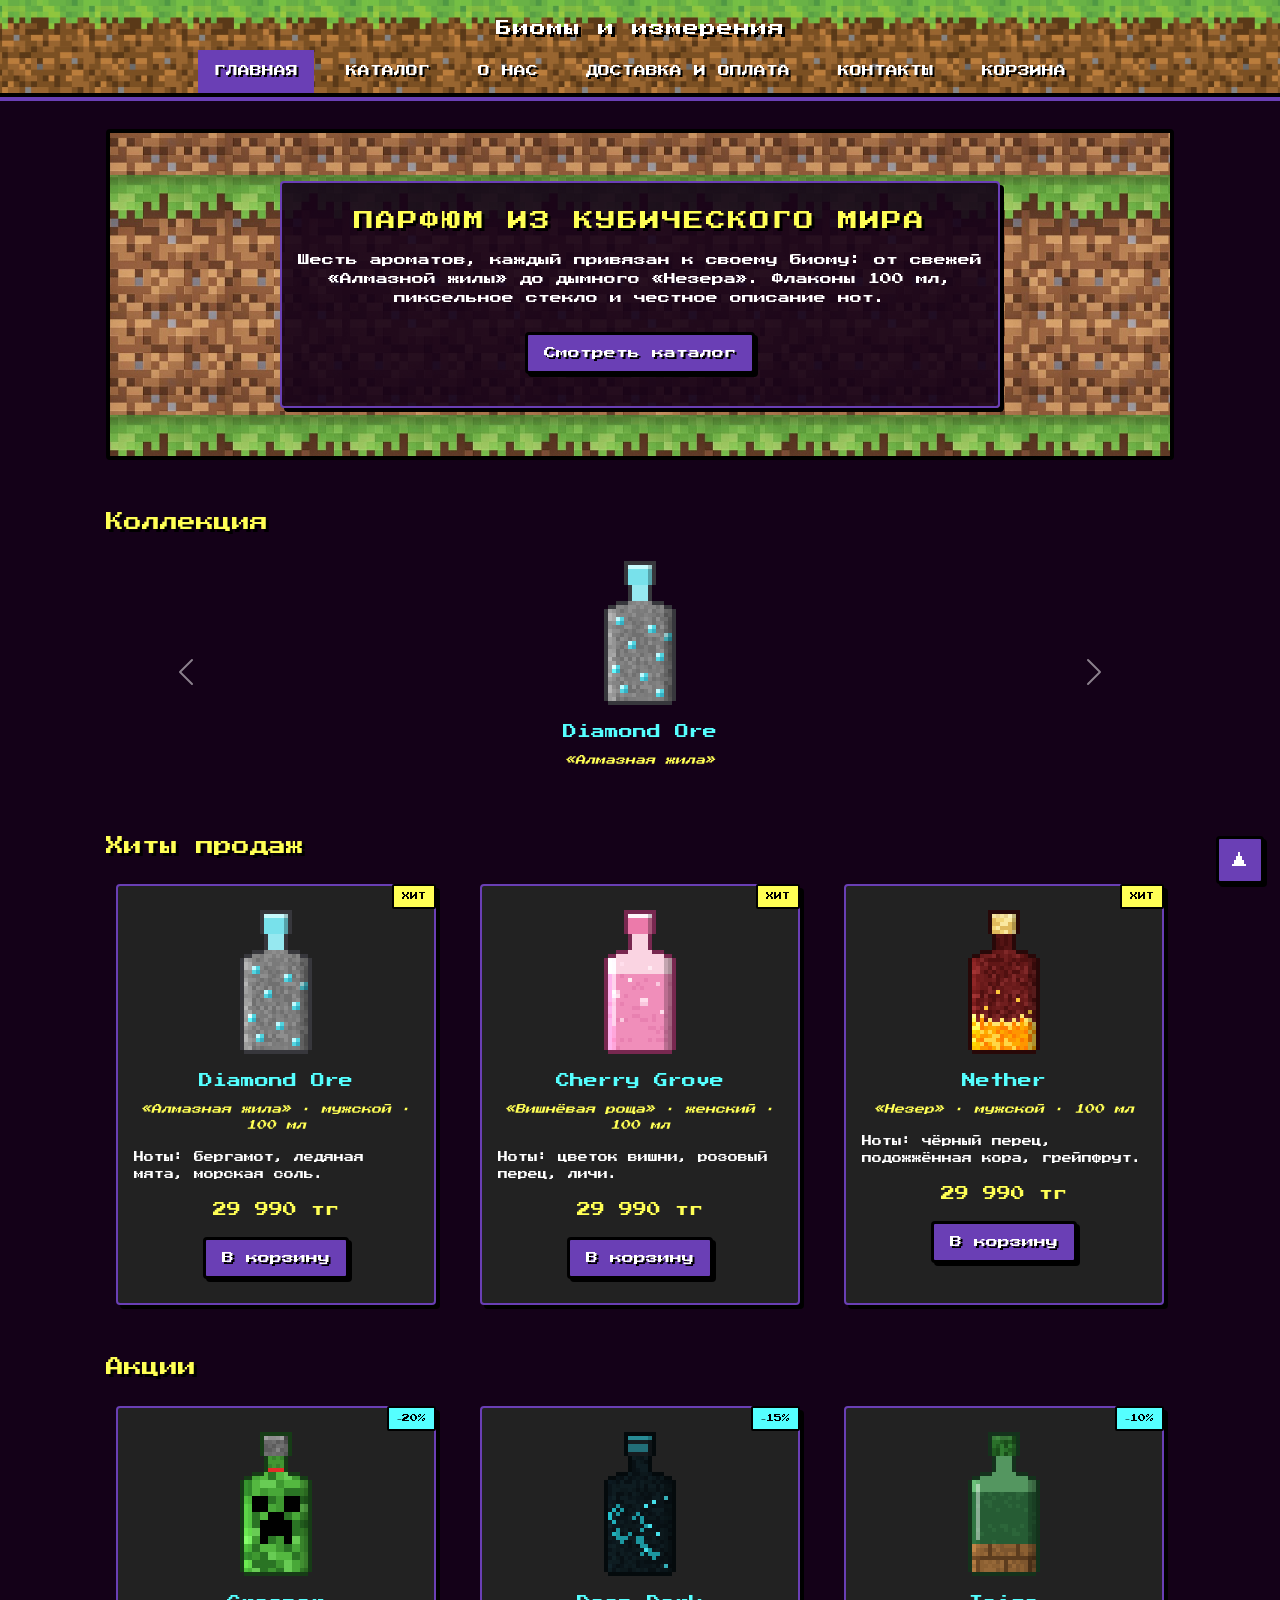
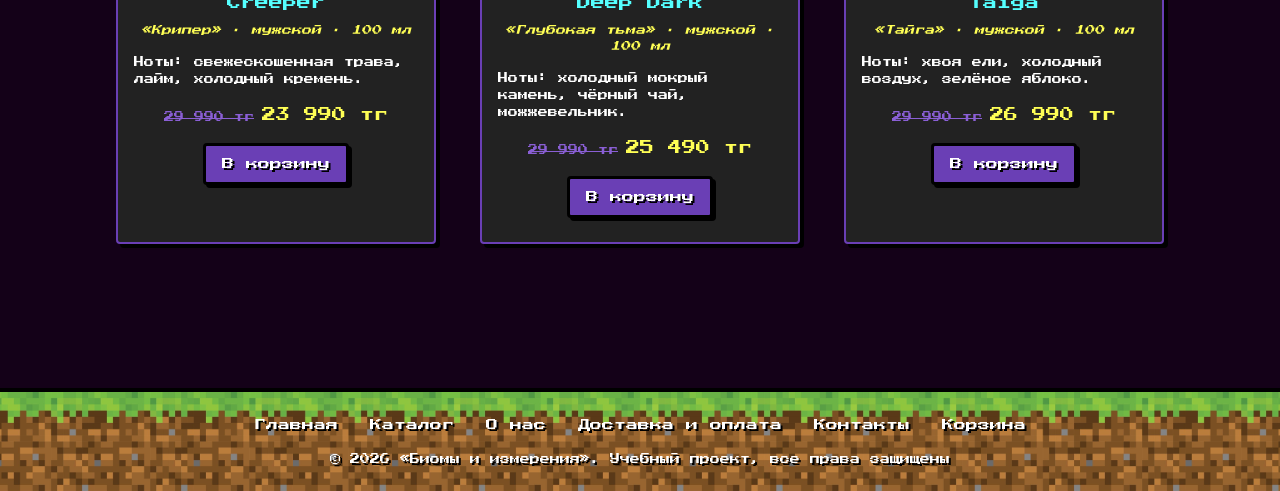
<file: index.html>
<!DOCTYPE html>
<html lang="ru">
<head>
    <meta charset="UTF-8">
    <meta name="viewport" content="width=device-width, initial-scale=1.0">
    <title>Главная — Биомы и измерения</title>
    <link rel="preconnect" href="https://fonts.googleapis.com">
    <link rel="preconnect" href="https://fonts.gstatic.com" crossorigin>
    <link href="https://fonts.googleapis.com/css2?family=Press+Start+2P&display=swap" rel="stylesheet">
    <link href="https://cdn.jsdelivr.net/npm/bootstrap@5.3.3/dist/css/bootstrap.min.css" rel="stylesheet">
    <link rel="stylesheet" href="style.css">
</head>
<body id="top">
    <header class="header">
        <a class="logo" href="index.html">Биомы и измерения</a>
        <nav class="menu">
            <ul class="menu__list d-flex flex-wrap justify-content-center column-gap-3">
                <li class="menu__item"><a class="menu__link menu__link--active" href="index.html">Главная</a></li>
                <li class="menu__item"><a class="menu__link" href="catalog.html">Каталог</a></li>
                <li class="menu__item"><a class="menu__link" href="about.html">О нас</a></li>
                <li class="menu__item"><a class="menu__link" href="delivery.html">Доставка и оплата</a></li>
                <li class="menu__item"><a class="menu__link" href="contact.html">Контакты</a></li>
                <li class="menu__item"><a class="menu__link" href="cart.html">Корзина</a></li>
            </ul>
        </nav>
    </header>

    <main class="container page">
        <section class="hero">
            <div class="hero__box">
                <h1 class="hero__title">Парфюм из кубического мира</h1>
                <p class="hero__text">Шесть ароматов, каждый привязан к своему биому: от свежей «Алмазной жилы» до дымного «Незера». Флаконы 100 мл, пиксельное стекло и честное описание нот.</p>
                <a class="btn" href="catalog.html">Смотреть каталог</a>
            </div>
        </section>

        <!-- Bootstrap: carousel -->
        <section class="section">
            <h2 class="section__title">Коллекция</h2>
            <div id="collection" class="carousel slide text-center" data-bs-ride="carousel">
                <div class="carousel-inner">
                    <div class="carousel-item active">
                        <img class="card__img" src="images/diamond_ore.png" alt="Флакон Diamond Ore">
                        <h3 class="card__title">Diamond Ore</h3>
                        <p class="card__subtitle">«Алмазная жила»</p>
                    </div>
                    <div class="carousel-item">
                        <img class="card__img" src="images/cherry_grove.png" alt="Флакон Cherry Grove">
                        <h3 class="card__title">Cherry Grove</h3>
                        <p class="card__subtitle">«Вишнёвая роща»</p>
                    </div>
                    <div class="carousel-item">
                        <img class="card__img" src="images/nether.png" alt="Флакон Nether">
                        <h3 class="card__title">Nether</h3>
                        <p class="card__subtitle">«Незер»</p>
                    </div>
                    <div class="carousel-item">
                        <img class="card__img" src="images/creeper.png" alt="Флакон Creeper">
                        <h3 class="card__title">Creeper</h3>
                        <p class="card__subtitle">«Крипер»</p>
                    </div>
                    <div class="carousel-item">
                        <img class="card__img" src="images/deep_dark.png" alt="Флакон Deep Dark">
                        <h3 class="card__title">Deep Dark</h3>
                        <p class="card__subtitle">«Глубокая тьма»</p>
                    </div>
                    <div class="carousel-item">
                        <img class="card__img" src="images/taiga.png" alt="Флакон Taiga">
                        <h3 class="card__title">Taiga</h3>
                        <p class="card__subtitle">«Тайга»</p>
                    </div>
                </div>
                <button class="carousel-control-prev" type="button" data-bs-target="#collection" data-bs-slide="prev" aria-label="Назад">
                    <span class="carousel-control-prev-icon"></span>
                </button>
                <button class="carousel-control-next" type="button" data-bs-target="#collection" data-bs-slide="next" aria-label="Вперёд">
                    <span class="carousel-control-next-icon"></span>
                </button>
            </div>
        </section>

        <section class="section">
            <h2 class="section__title">Хиты продаж</h2>
            <!-- Bootstrap: row + column -->
            <div class="cards row g-4 justify-content-center">

                <div class="col-md-6 col-lg-4">
                    <article class="card card--compact h-100">
                        <span class="badge">Хит</span>
                        <img class="card__img" src="images/diamond_ore.png" alt="Флакон Diamond Ore">
                        <h3 class="card__title">Diamond Ore</h3>
                        <p class="card__subtitle">«Алмазная жила» · мужской · 100 мл</p>
                        <p class="card__desc">Свежий, чистый, «на каждый день». Подходит для учёбы, офиса и жаркой погоды.</p>
                        <p class="card__notes">Ноты: бергамот, ледяная мята, морская соль.</p>
                        <p class="card__price">29 990 тг</p>
                        <a class="btn" href="cart.html">В корзину</a>
                    </article>
                </div>

                <div class="col-md-6 col-lg-4">
                    <article class="card card--compact h-100">
                        <span class="badge">Хит</span>
                        <img class="card__img" src="images/cherry_grove.png" alt="Флакон Cherry Grove">
                        <h3 class="card__title">Cherry Grove</h3>
                        <p class="card__subtitle">«Вишнёвая роща» · женский · 100 мл</p>
                        <p class="card__desc">Цветочный, воздушный, сладковатый, но не приторный. Мягкий шлейф.</p>
                        <p class="card__notes">Ноты: цветок вишни, розовый перец, личи.</p>
                        <p class="card__price">29 990 тг</p>
                        <a class="btn" href="cart.html">В корзину</a>
                    </article>
                </div>

                <div class="col-md-6 col-lg-4">
                    <article class="card card--compact h-100">
                        <span class="badge">Хит</span>
                        <img class="card__img" src="images/nether.png" alt="Флакон Nether">
                        <h3 class="card__title">Nether</h3>
                        <p class="card__subtitle">«Незер» · мужской · 100 мл</p>
                        <p class="card__desc">Горячий, дымный, тяжёлый. Вечерний аромат на холодное время года.</p>
                        <p class="card__notes">Ноты: чёрный перец, подожжённая кора, грейпфрут.</p>
                        <p class="card__price">29 990 тг</p>
                        <a class="btn" href="cart.html">В корзину</a>
                    </article>
                </div>

            </div>
        </section>

        <section class="section">
            <h2 class="section__title">Акции</h2>
            <div class="cards row g-4 justify-content-center">

                <div class="col-md-6 col-lg-4">
                    <article class="card card--compact h-100">
                        <span class="badge badge--sale">−20%</span>
                        <img class="card__img" src="images/creeper.png" alt="Флакон Creeper">
                        <h3 class="card__title">Creeper</h3>
                        <p class="card__subtitle">«Крипер» · мужской · 100 мл</p>
                        <p class="card__desc">Дымный, зелёно-минеральный, резкий на старте и спокойный в шлейфе.</p>
                        <p class="card__notes">Ноты: свежескошенная трава, лайм, холодный кремень.</p>
                        <p class="card__price"><s class="card__old-price">29 990 тг</s>23 990 тг</p>
                        <a class="btn" href="cart.html">В корзину</a>
                    </article>
                </div>

                <div class="col-md-6 col-lg-4">
                    <article class="card card--compact h-100">
                        <span class="badge badge--sale">−15%</span>
                        <img class="card__img" src="images/deep_dark.png" alt="Флакон Deep Dark">
                        <h3 class="card__title">Deep Dark</h3>
                        <p class="card__subtitle">«Глубокая тьма» · мужской · 100 мл</p>
                        <p class="card__desc">Холодный, минеральный, загадочный. Стойкость самая высокая в линейке.</p>
                        <p class="card__notes">Ноты: холодный мокрый камень, чёрный чай, можжевельник.</p>
                        <p class="card__price"><s class="card__old-price">29 990 тг</s>25 490 тг</p>
                        <a class="btn" href="cart.html">В корзину</a>
                    </article>
                </div>

                <div class="col-md-6 col-lg-4">
                    <article class="card card--compact h-100">
                        <span class="badge badge--sale">−10%</span>
                        <img class="card__img" src="images/taiga.png" alt="Флакон Taiga">
                        <h3 class="card__title">Taiga</h3>
                        <p class="card__subtitle">«Тайга» · мужской · 100 мл</p>
                        <p class="card__desc">Зелёный, древесный, честный. Самый универсальный аромат коллекции.</p>
                        <p class="card__notes">Ноты: хвоя ели, холодный воздух, зелёное яблоко.</p>
                        <p class="card__price"><s class="card__old-price">29 990 тг</s>26 990 тг</p>
                        <a class="btn" href="cart.html">В корзину</a>
                    </article>
                </div>

            </div>
        </section>
    </main>

    <footer class="footer">
        <ul class="footer__list d-flex flex-wrap justify-content-center column-gap-3">
            <li class="footer__item"><a class="footer__link" href="index.html">Главная</a></li>
            <li class="footer__item"><a class="footer__link" href="catalog.html">Каталог</a></li>
            <li class="footer__item"><a class="footer__link" href="about.html">О нас</a></li>
            <li class="footer__item"><a class="footer__link" href="delivery.html">Доставка и оплата</a></li>
            <li class="footer__item"><a class="footer__link" href="contact.html">Контакты</a></li>
            <li class="footer__item"><a class="footer__link" href="cart.html">Корзина</a></li>
        </ul>
        <p class="footer__copy">© 2026 «Биомы и измерения». Учебный проект, все права защищены</p>
    </footer>

    <a class="to-top" href="#top" title="Наверх">▲</a>

    <script src="https://cdn.jsdelivr.net/npm/bootstrap@5.3.3/dist/js/bootstrap.bundle.min.js"></script>
</body>
</html>
</file>
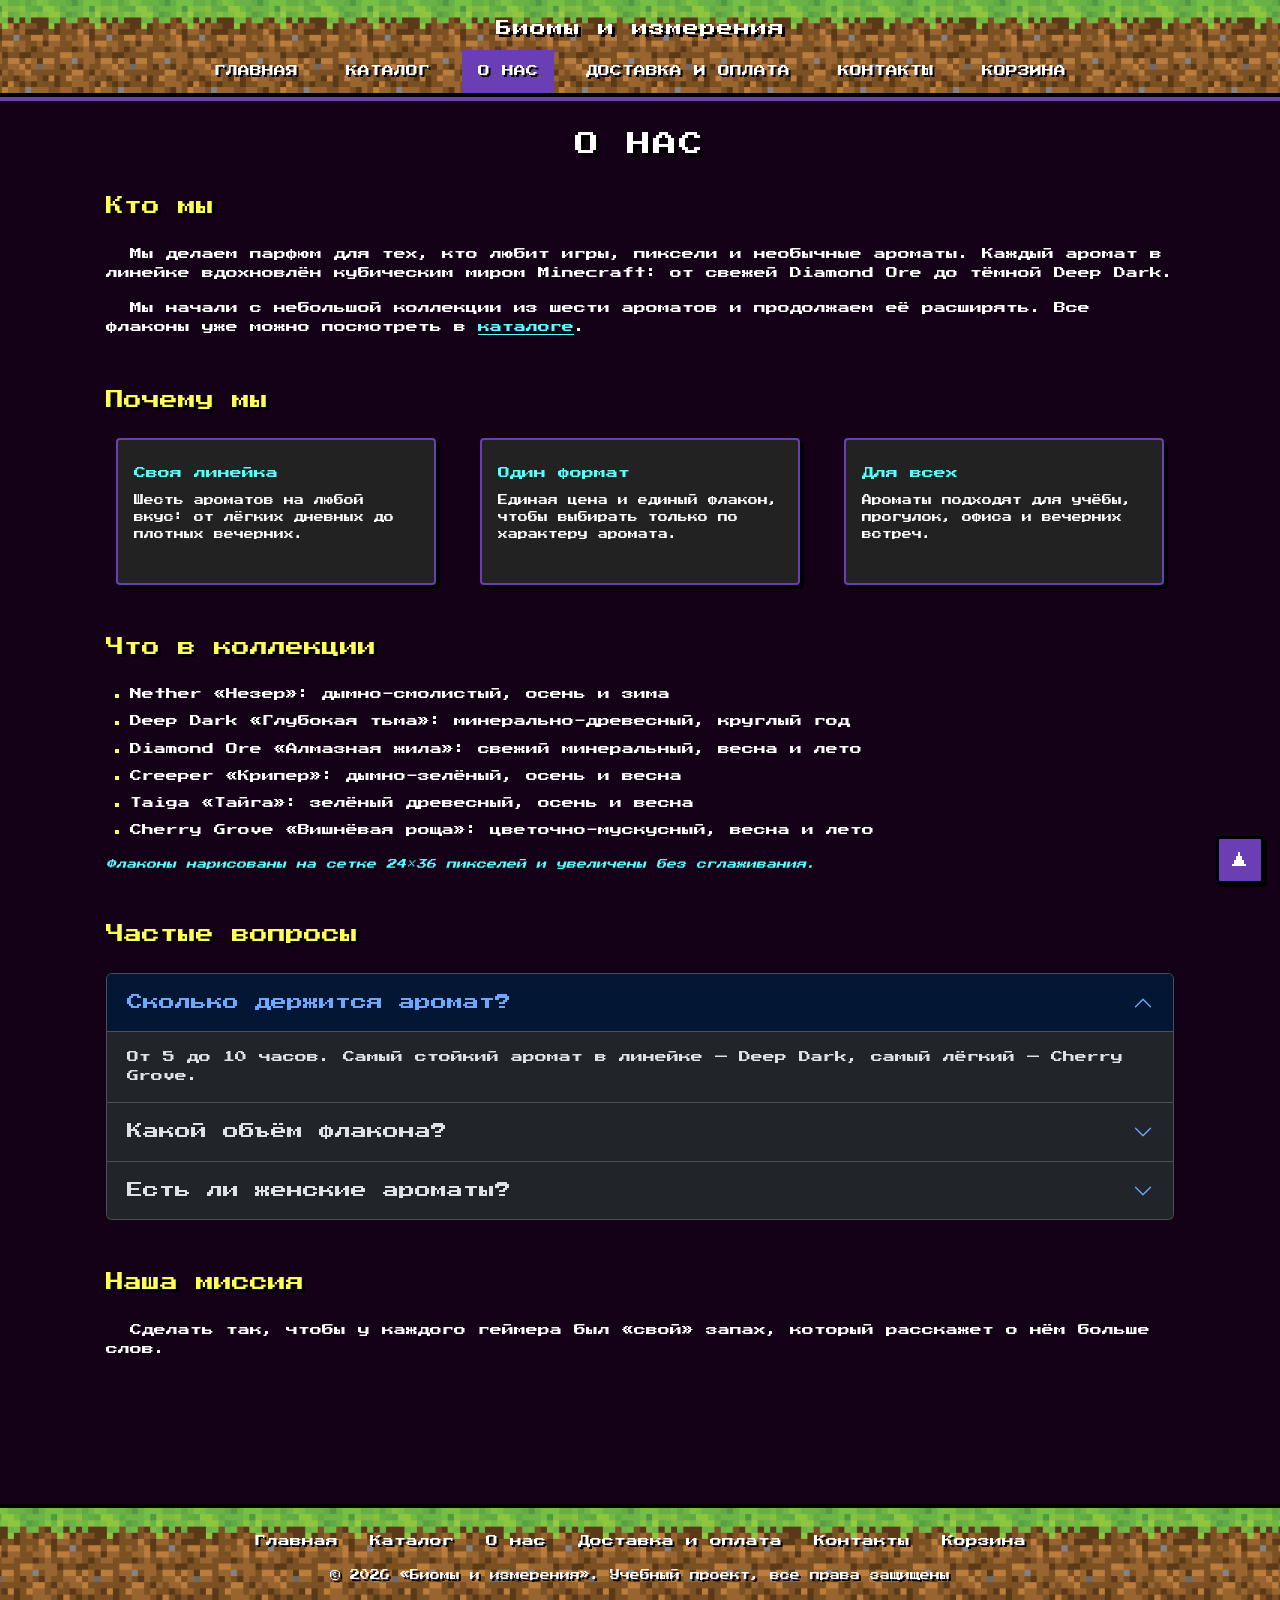
<file: about.html>
<!DOCTYPE html>
<html lang="ru">
<head>
    <meta charset="UTF-8">
    <meta name="viewport" content="width=device-width, initial-scale=1.0">
    <title>О нас — Биомы и измерения</title>
    <link rel="preconnect" href="https://fonts.googleapis.com">
    <link rel="preconnect" href="https://fonts.gstatic.com" crossorigin>
    <link href="https://fonts.googleapis.com/css2?family=Press+Start+2P&display=swap" rel="stylesheet">
    <link href="https://cdn.jsdelivr.net/npm/bootstrap@5.3.3/dist/css/bootstrap.min.css" rel="stylesheet">
    <link rel="stylesheet" href="style.css">
</head>
<body id="top">
    <header class="header">
        <a class="logo" href="index.html">Биомы и измерения</a>
        <nav class="menu">
            <ul class="menu__list d-flex flex-wrap justify-content-center column-gap-3">
                <li class="menu__item"><a class="menu__link" href="index.html">Главная</a></li>
                <li class="menu__item"><a class="menu__link" href="catalog.html">Каталог</a></li>
                <li class="menu__item"><a class="menu__link menu__link--active" href="about.html">О нас</a></li>
                <li class="menu__item"><a class="menu__link" href="delivery.html">Доставка и оплата</a></li>
                <li class="menu__item"><a class="menu__link" href="contact.html">Контакты</a></li>
                <li class="menu__item"><a class="menu__link" href="cart.html">Корзина</a></li>
            </ul>
        </nav>
    </header>

    <main class="container page">
        <h1 class="page__title">О нас</h1>

        <section class="section text">
            <h2 class="section__title">Кто мы</h2>
            <p>Мы делаем парфюм для тех, кто любит игры, пиксели и необычные ароматы. Каждый аромат в линейке вдохновлён кубическим миром Minecraft: от свежей Diamond Ore до тёмной Deep Dark.</p>
            <p>Мы начали с небольшой коллекции из шести ароматов и продолжаем её расширять. Все флаконы уже можно посмотреть в <a href="catalog.html">каталоге</a>.</p>
        </section>

        <section class="section">
            <h2 class="section__title">Почему мы</h2>
            <!-- Bootstrap: row + column -->
            <div class="cards row g-4 justify-content-center">
                <div class="col-md-6 col-lg-4">
                    <article class="card card--info h-100">
                        <h3 class="card__title">Своя линейка</h3>
                        <p class="card__desc">Шесть ароматов на любой вкус: от лёгких дневных до плотных вечерних.</p>
                    </article>
                </div>
                <div class="col-md-6 col-lg-4">
                    <article class="card card--info h-100">
                        <h3 class="card__title">Один формат</h3>
                        <p class="card__desc">Единая цена и единый флакон, чтобы выбирать только по характеру аромата.</p>
                    </article>
                </div>
                <div class="col-md-6 col-lg-4">
                    <article class="card card--info h-100">
                        <h3 class="card__title">Для всех</h3>
                        <p class="card__desc">Ароматы подходят для учёбы, прогулок, офиса и вечерних встреч.</p>
                    </article>
                </div>
            </div>
        </section>

        <section class="section">
            <h2 class="section__title">Что в коллекции</h2>
            <ul class="list">
                <li>Nether «Незер»: дымно-смолистый, осень и зима</li>
                <li>Deep Dark «Глубокая тьма»: минерально-древесный, круглый год</li>
                <li>Diamond Ore «Алмазная жила»: свежий минеральный, весна и лето</li>
                <li>Creeper «Крипер»: дымно-зелёный, осень и весна</li>
                <li>Taiga «Тайга»: зелёный древесный, осень и весна</li>
                <li>Cherry Grove «Вишнёвая роща»: цветочно-мускусный, весна и лето</li>
            </ul>
            <p class="note">Флаконы нарисованы на сетке 24×36 пикселей и увеличены без сглаживания.</p>
        </section>

        <!-- Bootstrap: accordion -->
        <section class="section">
            <h2 class="section__title">Частые вопросы</h2>
            <div id="faq" class="accordion" data-bs-theme="dark">
                <div class="accordion-item">
                    <h3 class="accordion-header">
                        <button class="accordion-button" type="button" data-bs-toggle="collapse" data-bs-target="#faq1">Сколько держится аромат?</button>
                    </h3>
                    <div id="faq1" class="accordion-collapse collapse show" data-bs-parent="#faq">
                        <div class="accordion-body">От 5 до 10 часов. Самый стойкий аромат в линейке — Deep Dark, самый лёгкий — Cherry Grove.</div>
                    </div>
                </div>
                <div class="accordion-item">
                    <h3 class="accordion-header">
                        <button class="accordion-button collapsed" type="button" data-bs-toggle="collapse" data-bs-target="#faq2">Какой объём флакона?</button>
                    </h3>
                    <div id="faq2" class="accordion-collapse collapse" data-bs-parent="#faq">
                        <div class="accordion-body">Все шесть ароматов выпускаются в одном флаконе на 100 мл.</div>
                    </div>
                </div>
                <div class="accordion-item">
                    <h3 class="accordion-header">
                        <button class="accordion-button collapsed" type="button" data-bs-toggle="collapse" data-bs-target="#faq3">Есть ли женские ароматы?</button>
                    </h3>
                    <div id="faq3" class="accordion-collapse collapse" data-bs-parent="#faq">
                        <div class="accordion-body">Да, Cherry Grove «Вишнёвая роща». Остальные пять ароматов мужские.</div>
                    </div>
                </div>
            </div>
        </section>

        <section class="section text">
            <h2 class="section__title">Наша миссия</h2>
            <p>Сделать так, чтобы у каждого геймера был «свой» запах, который расскажет о нём больше слов.</p>
        </section>
    </main>

    <footer class="footer">
        <ul class="footer__list d-flex flex-wrap justify-content-center column-gap-3">
            <li class="footer__item"><a class="footer__link" href="index.html">Главная</a></li>
            <li class="footer__item"><a class="footer__link" href="catalog.html">Каталог</a></li>
            <li class="footer__item"><a class="footer__link" href="about.html">О нас</a></li>
            <li class="footer__item"><a class="footer__link" href="delivery.html">Доставка и оплата</a></li>
            <li class="footer__item"><a class="footer__link" href="contact.html">Контакты</a></li>
            <li class="footer__item"><a class="footer__link" href="cart.html">Корзина</a></li>
        </ul>
        <p class="footer__copy">© 2026 «Биомы и измерения». Учебный проект, все права защищены</p>
    </footer>

    <a class="to-top" href="#top" title="Наверх">▲</a>

    <script src="https://cdn.jsdelivr.net/npm/bootstrap@5.3.3/dist/js/bootstrap.bundle.min.js"></script>
</body>
</html>
</file>
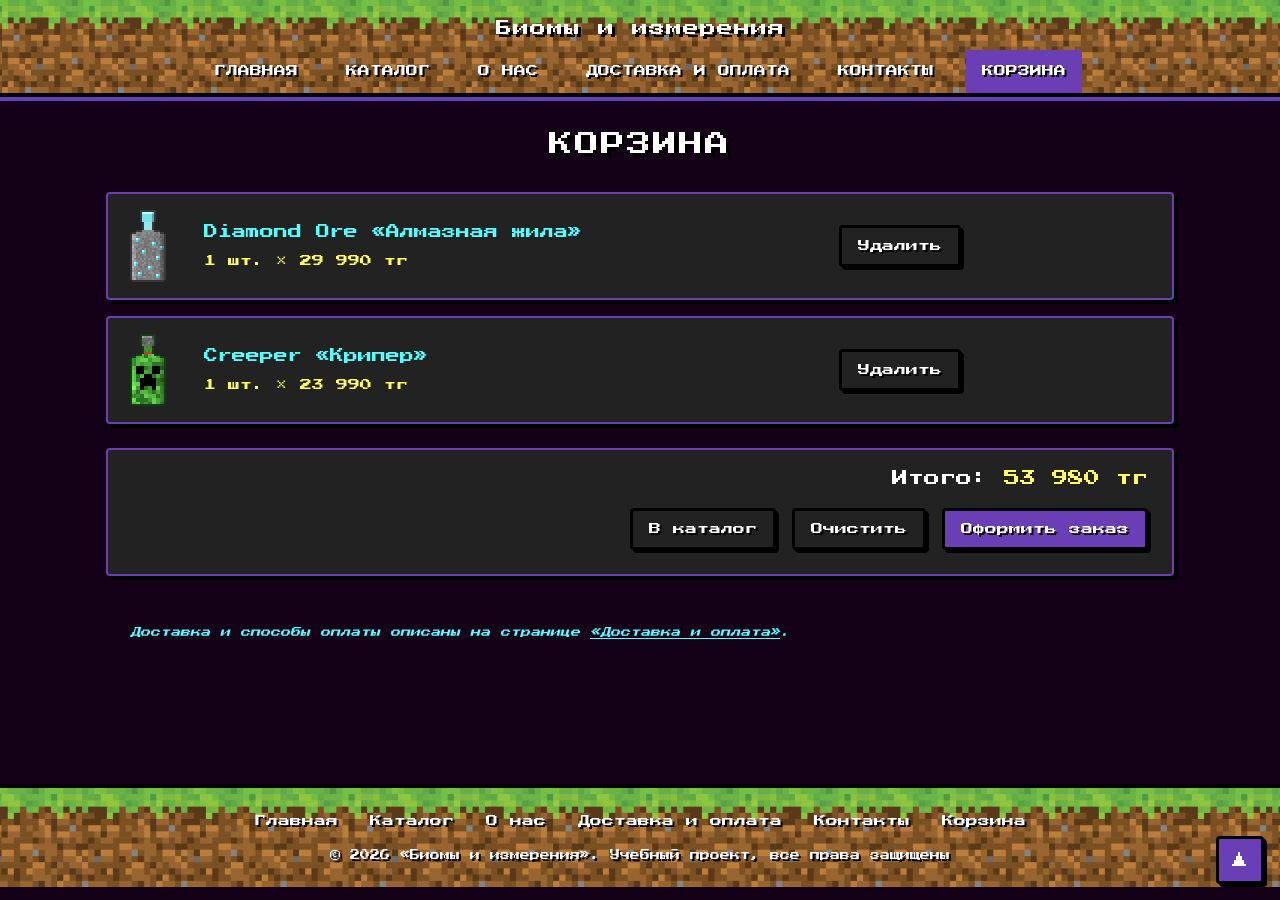
<file: cart.html>
<!DOCTYPE html>
<html lang="ru">
<head>
    <meta charset="UTF-8">
    <meta name="viewport" content="width=device-width, initial-scale=1.0">
    <title>Корзина — Биомы и измерения</title>
    <link rel="preconnect" href="https://fonts.googleapis.com">
    <link rel="preconnect" href="https://fonts.gstatic.com" crossorigin>
    <link href="https://fonts.googleapis.com/css2?family=Press+Start+2P&display=swap" rel="stylesheet">
    <link href="https://cdn.jsdelivr.net/npm/bootstrap@5.3.3/dist/css/bootstrap.min.css" rel="stylesheet">
    <link rel="stylesheet" href="style.css">
</head>
<body id="top">
    <header class="header">
        <a class="logo" href="index.html">Биомы и измерения</a>
        <nav class="menu">
            <ul class="menu__list d-flex flex-wrap justify-content-center column-gap-3">
                <li class="menu__item"><a class="menu__link" href="index.html">Главная</a></li>
                <li class="menu__item"><a class="menu__link" href="catalog.html">Каталог</a></li>
                <li class="menu__item"><a class="menu__link" href="about.html">О нас</a></li>
                <li class="menu__item"><a class="menu__link" href="delivery.html">Доставка и оплата</a></li>
                <li class="menu__item"><a class="menu__link" href="contact.html">Контакты</a></li>
                <li class="menu__item"><a class="menu__link menu__link--active" href="cart.html">Корзина</a></li>
            </ul>
        </nav>
    </header>

    <main class="container page">
        <h1 class="page__title">Корзина</h1>

        <section class="section">
            <div id="cart-items" class="cart__items">
                <p class="cart__empty">Корзина пока пуста.</p>

                <article class="cart-item d-flex align-items-center gap-3 flex-column flex-sm-row">
                    <img class="cart-item__img" src="images/diamond_ore.png" alt="Флакон Diamond Ore">
                    <div class="cart-item__info">
                        <h2 class="cart-item__name">Diamond Ore «Алмазная жила»</h2>
                        <p class="cart-item__price">1 шт. × 29 990 тг</p>
                    </div>
                    <button type="button" class="btn btn--secondary">Удалить</button>
                </article>

                <article class="cart-item d-flex align-items-center gap-3 flex-column flex-sm-row">
                    <img class="cart-item__img" src="images/creeper.png" alt="Флакон Creeper">
                    <div class="cart-item__info">
                        <h2 class="cart-item__name">Creeper «Крипер»</h2>
                        <p class="cart-item__price">1 шт. × 23 990 тг</p>
                    </div>
                    <button type="button" class="btn btn--secondary">Удалить</button>
                </article>
            </div>

            <div class="cart__summary">
                <p class="cart__total">Итого: <span id="cart-total">53 980 тг</span></p>
                <!-- Bootstrap: tooltip (подсказки на кнопках) -->
                <div class="cart__actions d-grid gap-2 d-sm-flex justify-content-sm-end">
                    <a href="catalog.html" class="btn btn--secondary">В каталог</a>
                    <button type="button" id="cart-clear" class="btn btn--secondary" data-bs-toggle="tooltip" title="Удалить все товары">Очистить</button>
                    <button type="button" id="cart-checkout" class="btn" data-bs-toggle="tooltip" title="Менеджер позвонит для подтверждения">Оформить заказ</button>
                </div>
            </div>
        </section>

        <section class="section text">
            <p class="note">Доставка и способы оплаты описаны на странице <a href="delivery.html">«Доставка и оплата»</a>.</p>
        </section>
    </main>

    <footer class="footer">
        <ul class="footer__list d-flex flex-wrap justify-content-center column-gap-3">
            <li class="footer__item"><a class="footer__link" href="index.html">Главная</a></li>
            <li class="footer__item"><a class="footer__link" href="catalog.html">Каталог</a></li>
            <li class="footer__item"><a class="footer__link" href="about.html">О нас</a></li>
            <li class="footer__item"><a class="footer__link" href="delivery.html">Доставка и оплата</a></li>
            <li class="footer__item"><a class="footer__link" href="contact.html">Контакты</a></li>
            <li class="footer__item"><a class="footer__link" href="cart.html">Корзина</a></li>
        </ul>
        <p class="footer__copy">© 2026 «Биомы и измерения». Учебный проект, все права защищены</p>
    </footer>

    <a class="to-top" href="#top" title="Наверх">▲</a>

    <script src="https://cdn.jsdelivr.net/npm/bootstrap@5.3.3/dist/js/bootstrap.bundle.min.js"></script>
    <script>
        // Подсказки (tooltip) в Bootstrap нужно включить самим
        document.querySelectorAll('[data-bs-toggle="tooltip"]').forEach(function (button) {
            new bootstrap.Tooltip(button);
        });
    </script>
</body>
</html>
</file>
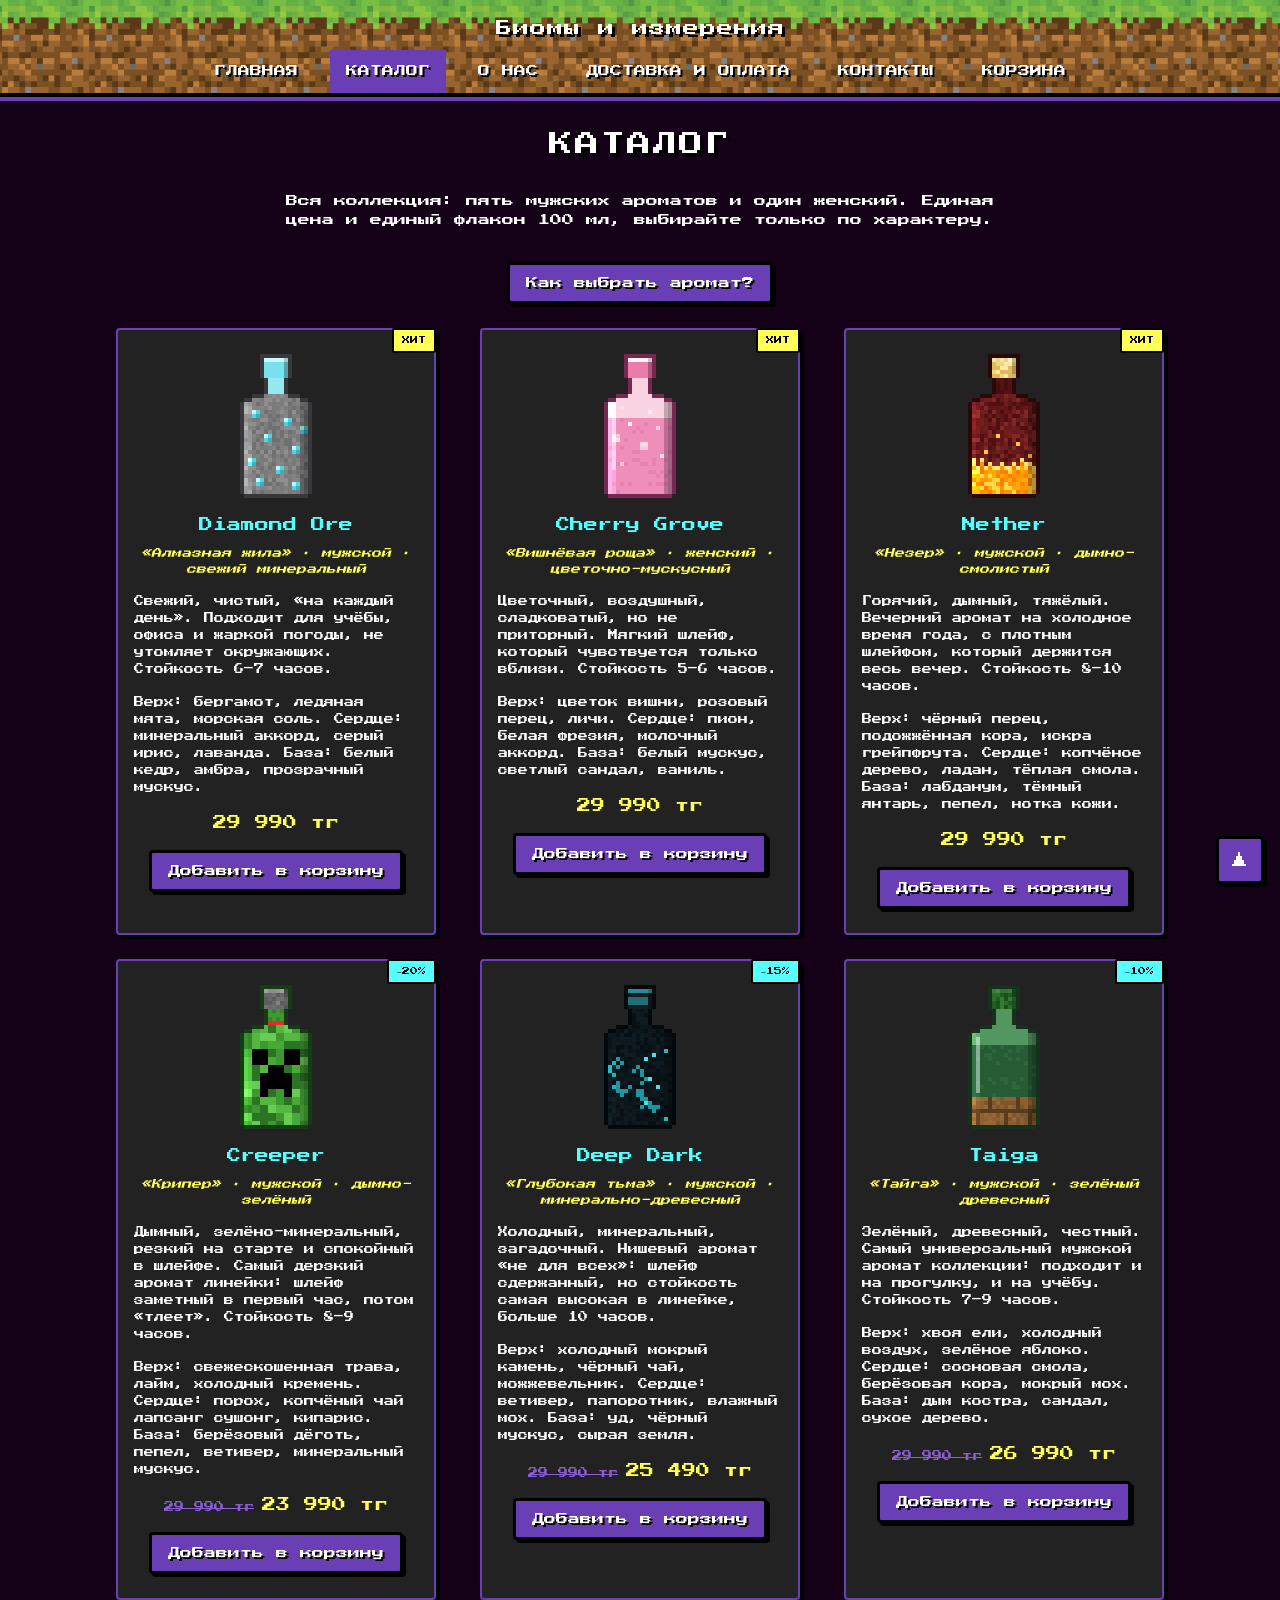
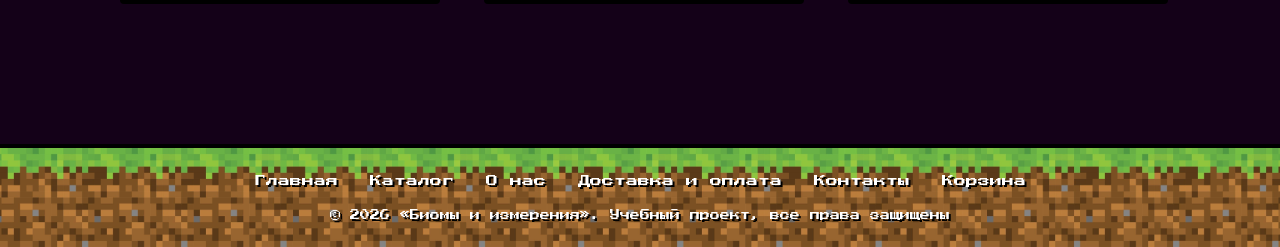
<file: catalog.html>
<!DOCTYPE html>
<html lang="ru">
<head>
    <meta charset="UTF-8">
    <meta name="viewport" content="width=device-width, initial-scale=1.0">
    <title>Каталог — Биомы и измерения</title>
    <link rel="preconnect" href="https://fonts.googleapis.com">
    <link rel="preconnect" href="https://fonts.gstatic.com" crossorigin>
    <link href="https://fonts.googleapis.com/css2?family=Press+Start+2P&display=swap" rel="stylesheet">
    <link href="https://cdn.jsdelivr.net/npm/bootstrap@5.3.3/dist/css/bootstrap.min.css" rel="stylesheet">
    <link rel="stylesheet" href="style.css">
</head>
<body id="top">
    <header class="header">
        <a class="logo" href="index.html">Биомы и измерения</a>
        <nav class="menu">
            <ul class="menu__list d-flex flex-wrap justify-content-center column-gap-3">
                <li class="menu__item"><a class="menu__link" href="index.html">Главная</a></li>
                <li class="menu__item"><a class="menu__link menu__link--active" href="catalog.html">Каталог</a></li>
                <li class="menu__item"><a class="menu__link" href="about.html">О нас</a></li>
                <li class="menu__item"><a class="menu__link" href="delivery.html">Доставка и оплата</a></li>
                <li class="menu__item"><a class="menu__link" href="contact.html">Контакты</a></li>
                <li class="menu__item"><a class="menu__link" href="cart.html">Корзина</a></li>
            </ul>
        </nav>
    </header>

    <main class="container page">
        <h1 class="page__title">Каталог</h1>
        <p class="intro">Вся коллекция: пять мужских ароматов и один женский. Единая цена и единый флакон 100 мл, выбирайте только по характеру.</p>

        <!-- Bootstrap: collapse -->
        <p class="text-center mb-4">
            <button class="btn" type="button" data-bs-toggle="collapse" data-bs-target="#guide">Как выбрать аромат?</button>
        </p>
        <ul id="guide" class="list collapse">
            <li>На каждый день и в жару: Diamond Ore</li>
            <li>На учёбу и прогулку: Taiga</li>
            <li>На вечер в холодный сезон: Nether</li>
            <li>Самый стойкий: Deep Dark</li>
            <li>Самый дерзкий: Creeper</li>
            <li>Лёгкий цветочный: Cherry Grove</li>
        </ul>

        <section class="section">
            <!-- Bootstrap: row + column -->
            <div class="cards row g-4 justify-content-center">

                <div class="col-md-6 col-lg-4">
                    <article class="card h-100">
                        <span class="badge">Хит</span>
                        <img class="card__img" src="images/diamond_ore.png" alt="Флакон Diamond Ore">
                        <h2 class="card__title">Diamond Ore</h2>
                        <p class="card__subtitle">«Алмазная жила» · мужской · свежий минеральный</p>
                        <p class="card__desc">Свежий, чистый, «на каждый день». Подходит для учёбы, офиса и жаркой погоды, не утомляет окружающих. Стойкость 6–7 часов.</p>
                        <p class="card__notes">Верх: бергамот, ледяная мята, морская соль. Сердце: минеральный аккорд, серый ирис, лаванда. База: белый кедр, амбра, прозрачный мускус.</p>
                        <p class="card__price">29 990 тг</p>
                        <a class="btn" href="cart.html">Добавить в корзину</a>
                    </article>
                </div>

                <div class="col-md-6 col-lg-4">
                    <article class="card h-100">
                        <span class="badge">Хит</span>
                        <img class="card__img" src="images/cherry_grove.png" alt="Флакон Cherry Grove">
                        <h2 class="card__title">Cherry Grove</h2>
                        <p class="card__subtitle">«Вишнёвая роща» · женский · цветочно-мускусный</p>
                        <p class="card__desc">Цветочный, воздушный, сладковатый, но не приторный. Мягкий шлейф, который чувствуется только вблизи. Стойкость 5–6 часов.</p>
                        <p class="card__notes">Верх: цветок вишни, розовый перец, личи. Сердце: пион, белая фрезия, молочный аккорд. База: белый мускус, светлый сандал, ваниль.</p>
                        <p class="card__price">29 990 тг</p>
                        <a class="btn" href="cart.html">Добавить в корзину</a>
                    </article>
                </div>

                <div class="col-md-6 col-lg-4">
                    <article class="card h-100">
                        <span class="badge">Хит</span>
                        <img class="card__img" src="images/nether.png" alt="Флакон Nether">
                        <h2 class="card__title">Nether</h2>
                        <p class="card__subtitle">«Незер» · мужской · дымно-смолистый</p>
                        <p class="card__desc">Горячий, дымный, тяжёлый. Вечерний аромат на холодное время года, с плотным шлейфом, который держится весь вечер. Стойкость 8–10 часов.</p>
                        <p class="card__notes">Верх: чёрный перец, подожжённая кора, искра грейпфрута. Сердце: копчёное дерево, ладан, тёплая смола. База: лабданум, тёмный янтарь, пепел, нотка кожи.</p>
                        <p class="card__price">29 990 тг</p>
                        <a class="btn" href="cart.html">Добавить в корзину</a>
                    </article>
                </div>

                <div class="col-md-6 col-lg-4">
                    <article class="card h-100">
                        <span class="badge badge--sale">−20%</span>
                        <img class="card__img" src="images/creeper.png" alt="Флакон Creeper">
                        <h2 class="card__title">Creeper</h2>
                        <p class="card__subtitle">«Крипер» · мужской · дымно-зелёный</p>
                        <p class="card__desc">Дымный, зелёно-минеральный, резкий на старте и спокойный в шлейфе. Самый дерзкий аромат линейки: шлейф заметный в первый час, потом «тлеет». Стойкость 8–9 часов.</p>
                        <p class="card__notes">Верх: свежескошенная трава, лайм, холодный кремень. Сердце: порох, копчёный чай лапсанг сушонг, кипарис. База: берёзовый дёготь, пепел, ветивер, минеральный мускус.</p>
                        <p class="card__price"><s class="card__old-price">29 990 тг</s>23 990 тг</p>
                        <a class="btn" href="cart.html">Добавить в корзину</a>
                    </article>
                </div>

                <div class="col-md-6 col-lg-4">
                    <article class="card h-100">
                        <span class="badge badge--sale">−15%</span>
                        <img class="card__img" src="images/deep_dark.png" alt="Флакон Deep Dark">
                        <h2 class="card__title">Deep Dark</h2>
                        <p class="card__subtitle">«Глубокая тьма» · мужской · минерально-древесный</p>
                        <p class="card__desc">Холодный, минеральный, загадочный. Нишевый аромат «не для всех»: шлейф сдержанный, но стойкость самая высокая в линейке, больше 10 часов.</p>
                        <p class="card__notes">Верх: холодный мокрый камень, чёрный чай, можжевельник. Сердце: ветивер, папоротник, влажный мох. База: уд, чёрный мускус, сырая земля.</p>
                        <p class="card__price"><s class="card__old-price">29 990 тг</s>25 490 тг</p>
                        <a class="btn" href="cart.html">Добавить в корзину</a>
                    </article>
                </div>

                <div class="col-md-6 col-lg-4">
                    <article class="card h-100">
                        <span class="badge badge--sale">−10%</span>
                        <img class="card__img" src="images/taiga.png" alt="Флакон Taiga">
                        <h2 class="card__title">Taiga</h2>
                        <p class="card__subtitle">«Тайга» · мужской · зелёный древесный</p>
                        <p class="card__desc">Зелёный, древесный, честный. Самый универсальный мужской аромат коллекции: подходит и на прогулку, и на учёбу. Стойкость 7–9 часов.</p>
                        <p class="card__notes">Верх: хвоя ели, холодный воздух, зелёное яблоко. Сердце: сосновая смола, берёзовая кора, мокрый мох. База: дым костра, сандал, сухое дерево.</p>
                        <p class="card__price"><s class="card__old-price">29 990 тг</s>26 990 тг</p>
                        <a class="btn" href="cart.html">Добавить в корзину</a>
                    </article>
                </div>

            </div>
        </section>
    </main>

    <footer class="footer">
        <ul class="footer__list d-flex flex-wrap justify-content-center column-gap-3">
            <li class="footer__item"><a class="footer__link" href="index.html">Главная</a></li>
            <li class="footer__item"><a class="footer__link" href="catalog.html">Каталог</a></li>
            <li class="footer__item"><a class="footer__link" href="about.html">О нас</a></li>
            <li class="footer__item"><a class="footer__link" href="delivery.html">Доставка и оплата</a></li>
            <li class="footer__item"><a class="footer__link" href="contact.html">Контакты</a></li>
            <li class="footer__item"><a class="footer__link" href="cart.html">Корзина</a></li>
        </ul>
        <p class="footer__copy">© 2026 «Биомы и измерения». Учебный проект, все права защищены</p>
    </footer>

    <a class="to-top" href="#top" title="Наверх">▲</a>

    <script src="https://cdn.jsdelivr.net/npm/bootstrap@5.3.3/dist/js/bootstrap.bundle.min.js"></script>
</body>
</html>
</file>
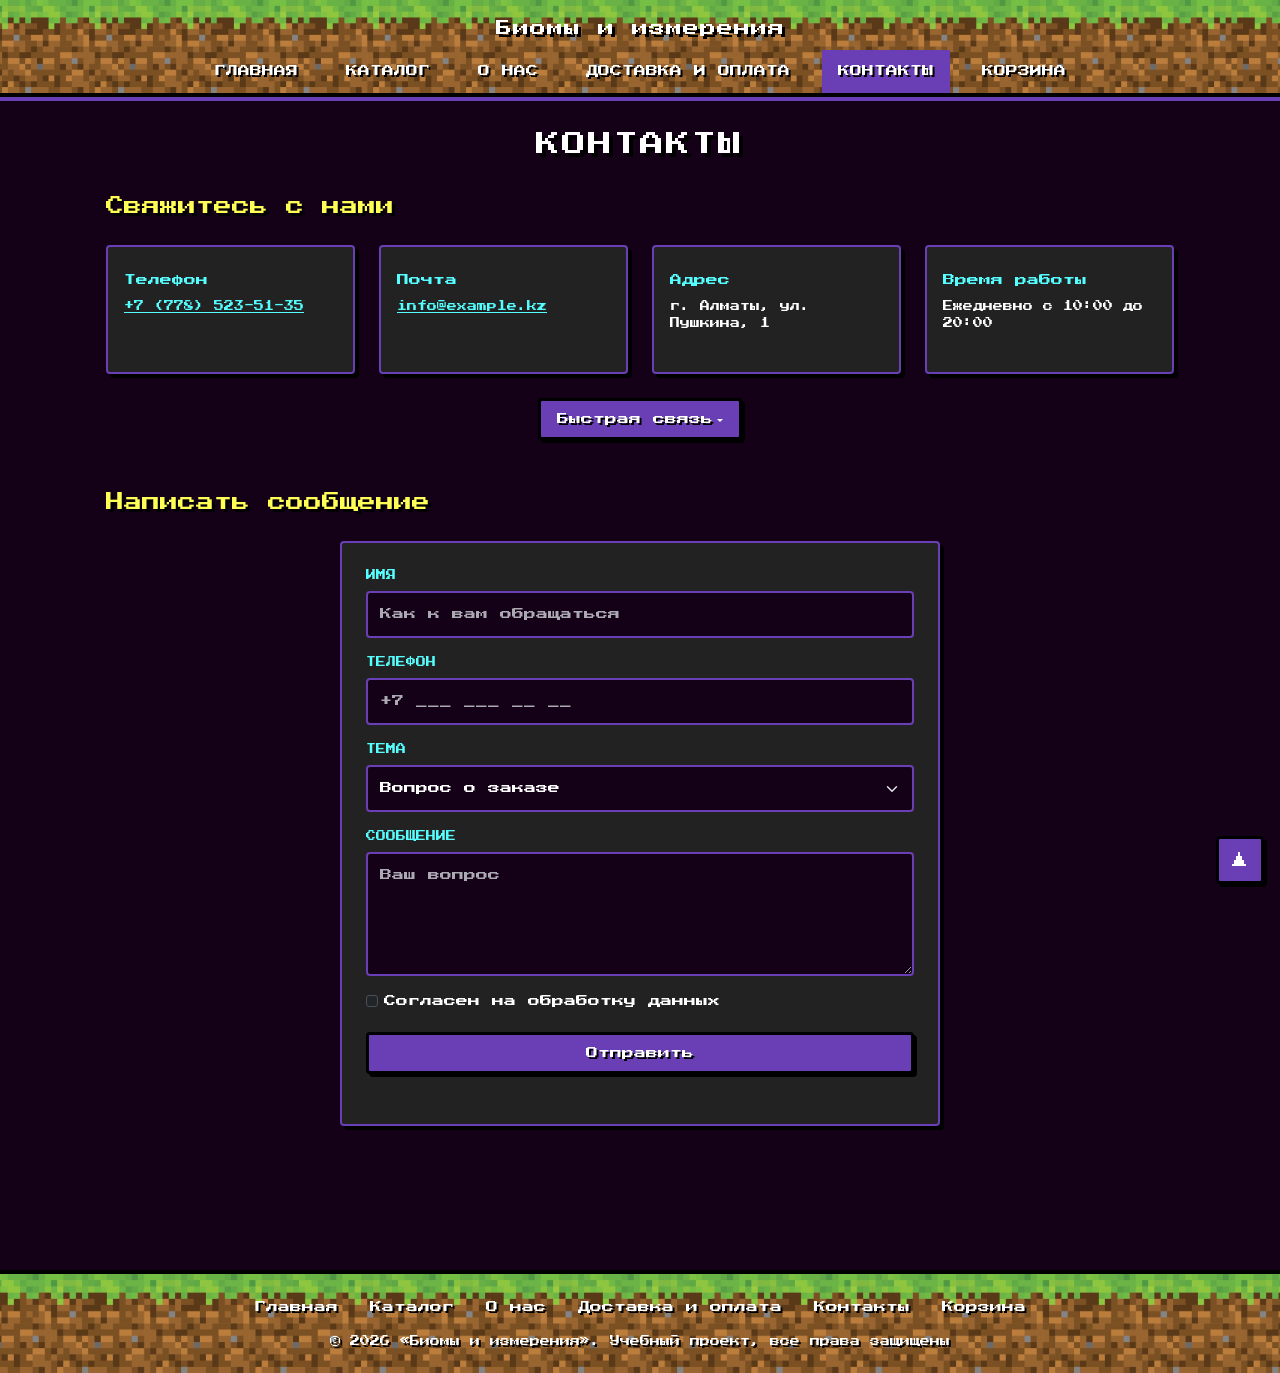
<file: contact.html>
<!DOCTYPE html>
<html lang="ru">
<head>
    <meta charset="UTF-8">
    <meta name="viewport" content="width=device-width, initial-scale=1.0">
    <title>Контакты — Биомы и измерения</title>
    <link rel="preconnect" href="https://fonts.googleapis.com">
    <link rel="preconnect" href="https://fonts.gstatic.com" crossorigin>
    <link href="https://fonts.googleapis.com/css2?family=Press+Start+2P&display=swap" rel="stylesheet">
    <link href="https://cdn.jsdelivr.net/npm/bootstrap@5.3.3/dist/css/bootstrap.min.css" rel="stylesheet">
    <link rel="stylesheet" href="style.css">
</head>
<body id="top">
    <header class="header">
        <a class="logo" href="index.html">Биомы и измерения</a>
        <nav class="menu">
            <ul class="menu__list d-flex flex-wrap justify-content-center column-gap-3">
                <li class="menu__item"><a class="menu__link" href="index.html">Главная</a></li>
                <li class="menu__item"><a class="menu__link" href="catalog.html">Каталог</a></li>
                <li class="menu__item"><a class="menu__link" href="about.html">О нас</a></li>
                <li class="menu__item"><a class="menu__link" href="delivery.html">Доставка и оплата</a></li>
                <li class="menu__item"><a class="menu__link menu__link--active" href="contact.html">Контакты</a></li>
                <li class="menu__item"><a class="menu__link" href="cart.html">Корзина</a></li>
            </ul>
        </nav>
    </header>

    <main class="container page">
        <h1 class="page__title">Контакты</h1>

        <section class="section">
            <h2 class="section__title">Свяжитесь с нами</h2>
            <!-- Bootstrap: row + column -->
            <div class="cards row g-4 justify-content-center">
                <div class="col-md-6 col-lg-3">
                    <article class="card card--info h-100">
                        <h3 class="card__title">Телефон</h3>
                        <p class="card__desc"><a href="tel:+77785235135">+7 (778) 523-51-35</a></p>
                    </article>
                </div>
                <div class="col-md-6 col-lg-3">
                    <article class="card card--info h-100">
                        <h3 class="card__title">Почта</h3>
                        <p class="card__desc"><a href="mailto:info@example.kz">info@example.kz</a></p>
                    </article>
                </div>
                <div class="col-md-6 col-lg-3">
                    <article class="card card--info h-100">
                        <h3 class="card__title">Адрес</h3>
                        <p class="card__desc">г. Алматы, ул. Пушкина, 1</p>
                    </article>
                </div>
                <div class="col-md-6 col-lg-3">
                    <article class="card card--info h-100">
                        <h3 class="card__title">Время работы</h3>
                        <p class="card__desc">Ежедневно с 10:00 до 20:00</p>
                    </article>
                </div>
            </div>

            <!-- Bootstrap: dropdown -->
            <div class="dropdown text-center mt-4">
                <button class="btn dropdown-toggle" type="button" data-bs-toggle="dropdown">Быстрая связь</button>
                <ul class="dropdown-menu" data-bs-theme="dark">
                    <li><a class="dropdown-item" href="tel:+77785235135">Позвонить</a></li>
                    <li><a class="dropdown-item" href="mailto:info@example.kz">Написать на почту</a></li>
                    <li><a class="dropdown-item" href="https://wa.me/77785235135">WhatsApp</a></li>
                </ul>
            </div>
        </section>

        <!-- Bootstrap: form -->
        <section class="section">
            <h2 class="section__title">Написать сообщение</h2>
            <form id="contact-form" class="form" data-bs-theme="dark" novalidate>
                <label class="form-label form__label" for="name">Имя</label>
                <input class="form-control form__field" type="text" id="name" name="name" placeholder="Как к вам обращаться" required>
                <label class="form-label form__label" for="phone">Телефон</label>
                <input class="form-control form__field" type="tel" id="phone" name="phone" placeholder="+7 ___ ___ __ __">
                <label class="form-label form__label" for="topic">Тема</label>
                <select class="form-select form__field" id="topic" name="topic">
                    <option>Вопрос о заказе</option>
                    <option>Доставка и оплата</option>
                    <option>Другое</option>
                </select>
                <label class="form-label form__label" for="message">Сообщение</label>
                <textarea class="form-control form__field" id="message" name="message" rows="5" placeholder="Ваш вопрос" required></textarea>
                <div class="form-check mb-3">
                    <input class="form-check-input" type="checkbox" id="agree" name="agree" required>
                    <label class="form-check-label" for="agree">Согласен на обработку данных</label>
                </div>
                <button type="submit" class="btn w-100">Отправить</button>
                <p id="form-status" class="form__status" aria-live="polite"></p>
            </form>
        </section>
    </main>

    <footer class="footer">
        <ul class="footer__list d-flex flex-wrap justify-content-center column-gap-3">
            <li class="footer__item"><a class="footer__link" href="index.html">Главная</a></li>
            <li class="footer__item"><a class="footer__link" href="catalog.html">Каталог</a></li>
            <li class="footer__item"><a class="footer__link" href="about.html">О нас</a></li>
            <li class="footer__item"><a class="footer__link" href="delivery.html">Доставка и оплата</a></li>
            <li class="footer__item"><a class="footer__link" href="contact.html">Контакты</a></li>
            <li class="footer__item"><a class="footer__link" href="cart.html">Корзина</a></li>
        </ul>
        <p class="footer__copy">© 2026 «Биомы и измерения». Учебный проект, все права защищены</p>
    </footer>

    <a class="to-top" href="#top" title="Наверх">▲</a>

    <script src="https://cdn.jsdelivr.net/npm/bootstrap@5.3.3/dist/js/bootstrap.bundle.min.js"></script>
</body>
</html>
</file>
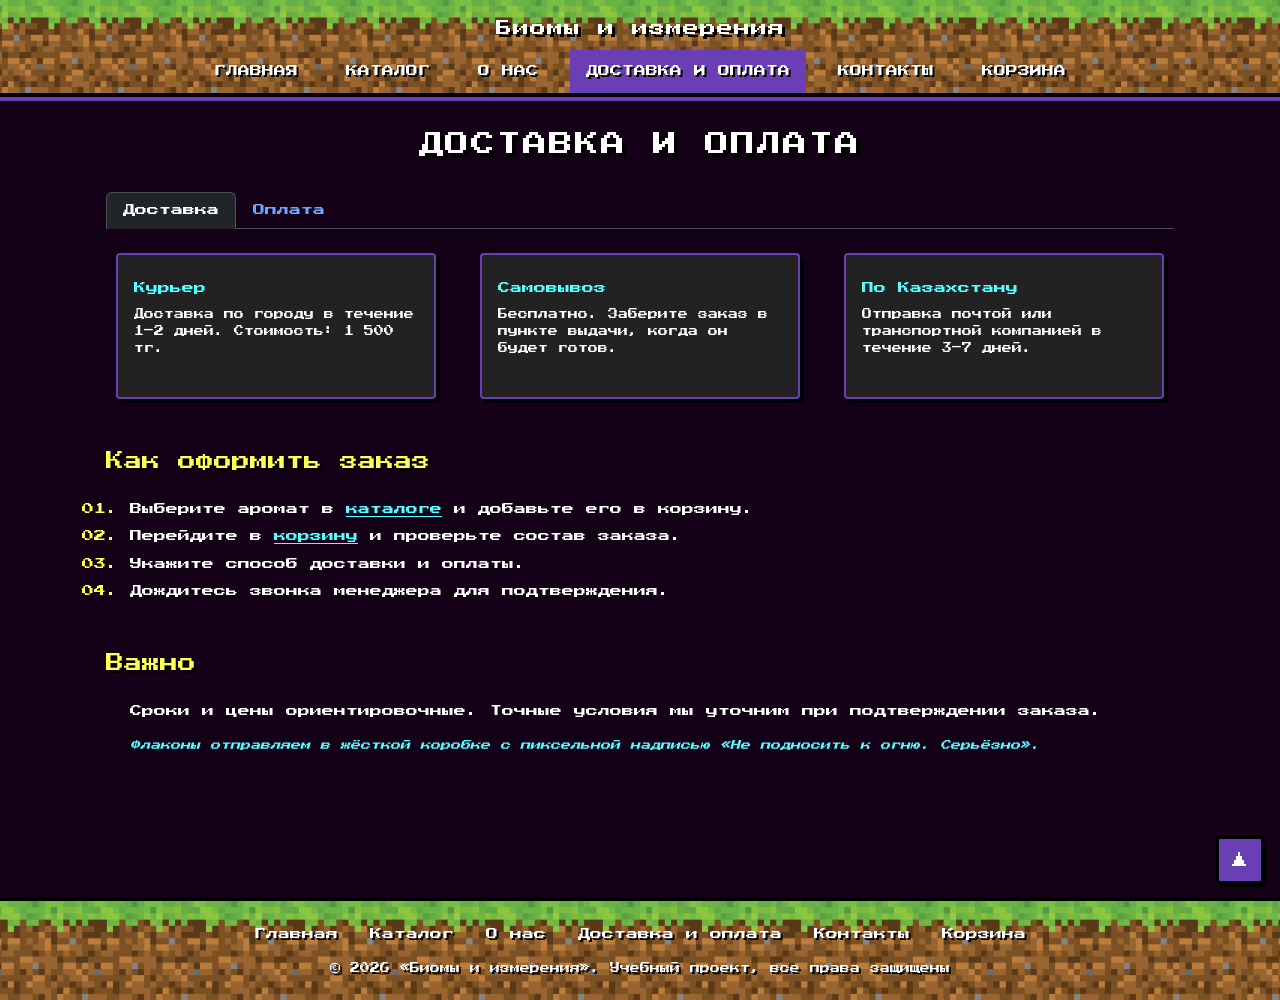
<file: delivery.html>
<!DOCTYPE html>
<html lang="ru">
<head>
    <meta charset="UTF-8">
    <meta name="viewport" content="width=device-width, initial-scale=1.0">
    <title>Доставка и оплата — Биомы и измерения</title>
    <link rel="preconnect" href="https://fonts.googleapis.com">
    <link rel="preconnect" href="https://fonts.gstatic.com" crossorigin>
    <link href="https://fonts.googleapis.com/css2?family=Press+Start+2P&display=swap" rel="stylesheet">
    <link href="https://cdn.jsdelivr.net/npm/bootstrap@5.3.3/dist/css/bootstrap.min.css" rel="stylesheet">
    <link rel="stylesheet" href="style.css">
</head>
<body id="top">
    <header class="header">
        <a class="logo" href="index.html">Биомы и измерения</a>
        <nav class="menu">
            <ul class="menu__list d-flex flex-wrap justify-content-center column-gap-3">
                <li class="menu__item"><a class="menu__link" href="index.html">Главная</a></li>
                <li class="menu__item"><a class="menu__link" href="catalog.html">Каталог</a></li>
                <li class="menu__item"><a class="menu__link" href="about.html">О нас</a></li>
                <li class="menu__item"><a class="menu__link menu__link--active" href="delivery.html">Доставка и оплата</a></li>
                <li class="menu__item"><a class="menu__link" href="contact.html">Контакты</a></li>
                <li class="menu__item"><a class="menu__link" href="cart.html">Корзина</a></li>
            </ul>
        </nav>
    </header>

    <main class="container page">
        <h1 class="page__title">Доставка и оплата</h1>

        <!-- Bootstrap: nav-tabs -->
        <section class="section">
            <ul class="nav nav-tabs mb-4" data-bs-theme="dark">
                <li class="nav-item">
                    <button class="nav-link active" type="button" data-bs-toggle="tab" data-bs-target="#delivery">Доставка</button>
                </li>
                <li class="nav-item">
                    <button class="nav-link" type="button" data-bs-toggle="tab" data-bs-target="#payment">Оплата</button>
                </li>
            </ul>

            <div class="tab-content">
                <div id="delivery" class="tab-pane active">
                    <!-- Bootstrap: row + column -->
                    <div class="cards row g-4 justify-content-center">
                        <div class="col-md-6 col-lg-4">
                            <article class="card card--info h-100">
                                <h3 class="card__title">Курьер</h3>
                                <p class="card__desc">Доставка по городу в течение 1–2 дней. Стоимость: 1 500 тг.</p>
                            </article>
                        </div>
                        <div class="col-md-6 col-lg-4">
                            <article class="card card--info h-100">
                                <h3 class="card__title">Самовывоз</h3>
                                <p class="card__desc">Бесплатно. Заберите заказ в пункте выдачи, когда он будет готов.</p>
                            </article>
                        </div>
                        <div class="col-md-6 col-lg-4">
                            <article class="card card--info h-100">
                                <h3 class="card__title">По Казахстану</h3>
                                <p class="card__desc">Отправка почтой или транспортной компанией в течение 3–7 дней.</p>
                            </article>
                        </div>
                    </div>
                </div>

                <div id="payment" class="tab-pane">
                    <div class="cards row g-4 justify-content-center">
                        <div class="col-md-6 col-lg-4">
                            <article class="card card--info h-100">
                                <h3 class="card__title">Картой онлайн</h3>
                                <p class="card__desc">Visa и Mastercard. Оплата проходит на защищённой странице.</p>
                            </article>
                        </div>
                        <div class="col-md-6 col-lg-4">
                            <article class="card card--info h-100">
                                <h3 class="card__title">Kaspi</h3>
                                <p class="card__desc">Перевод или оплата через Kaspi по номеру заказа.</p>
                            </article>
                        </div>
                        <div class="col-md-6 col-lg-4">
                            <article class="card card--info h-100">
                                <h3 class="card__title">При получении</h3>
                                <p class="card__desc">Наличными или картой курьеру при доставке по городу.</p>
                            </article>
                        </div>
                    </div>
                </div>
            </div>
        </section>

        <section class="section">
            <h2 class="section__title">Как оформить заказ</h2>
            <ol class="list list--steps">
                <li>Выберите аромат в <a href="catalog.html">каталоге</a> и добавьте его в корзину.</li>
                <li>Перейдите в <a href="cart.html">корзину</a> и проверьте состав заказа.</li>
                <li>Укажите способ доставки и оплаты.</li>
                <li>Дождитесь звонка менеджера для подтверждения.</li>
            </ol>
        </section>

        <section class="section text">
            <h2 class="section__title">Важно</h2>
            <p>Сроки и цены ориентировочные. Точные условия мы уточним при подтверждении заказа.</p>
            <p class="note">Флаконы отправляем в жёсткой коробке с пиксельной надписью «Не подносить к огню. Серьёзно».</p>
        </section>
    </main>

    <footer class="footer">
        <ul class="footer__list d-flex flex-wrap justify-content-center column-gap-3">
            <li class="footer__item"><a class="footer__link" href="index.html">Главная</a></li>
            <li class="footer__item"><a class="footer__link" href="catalog.html">Каталог</a></li>
            <li class="footer__item"><a class="footer__link" href="about.html">О нас</a></li>
            <li class="footer__item"><a class="footer__link" href="delivery.html">Доставка и оплата</a></li>
            <li class="footer__item"><a class="footer__link" href="contact.html">Контакты</a></li>
            <li class="footer__item"><a class="footer__link" href="cart.html">Корзина</a></li>
        </ul>
        <p class="footer__copy">© 2026 «Биомы и измерения». Учебный проект, все права защищены</p>
    </footer>

    <a class="to-top" href="#top" title="Наверх">▲</a>

    <script src="https://cdn.jsdelivr.net/npm/bootstrap@5.3.3/dist/js/bootstrap.bundle.min.js"></script>
</body>
</html>
</file>
<file: style.css>
/* ============================================================
   style.css — единственный файл стилей магазина «Биомы и измерения»

   Палитра (5 основных цветов):
     #140118  фон страницы (тёмно-фиолетовый)
     #222222  панели, карточки, шапка (тёмно-серый)
     #6a3fb5  акцент: рамки, кнопки, активный пункт меню (фиолетовый)
     #ffff55  подсветка: цены, hover, бейдж «Хит» (жёлтый)
     #55ffff  заголовки карточек, ссылки в тексте (бирюзовый),
              он же записан как rgb(85, 255, 255)
   Нейтральные: white (текст), black (тени и рамки)
   Оттенок акцента для hover кнопок и посещённых ссылок: #8a5fd5

   Шаг отступов: 8px (8, 16, 24, 32, 48)
   Шрифты в rem, ширины в % и max-width, рамки и тени в px
   ============================================================ */

/* ===== Сброс и базовые правила ===== */
* {
    box-sizing: border-box;
    margin: 0;
}

html {
    scroll-behavior: smooth;
}

body {
    min-height: 100vh;
    background-color: #140118;
    color: white;
    font-family: "Press Start 2P", "Courier New", monospace;
    font-size: 0.75rem;
    line-height: 1.6;
}

img {
    max-width: 100%;
    height: auto;
    image-rendering: pixelated;
}

/* Bootstrap возвращает абзацам, спискам и заголовкам свои отступы: убираем их */
p,
ul,
ol,
h1,
h2,
h3 {
    margin: 0;
}

/* Пиксельный шрифт существует только в одном начертании:
   отключаем синтетический bold у заголовков, иначе буквы «плывут».
   line-height: Bootstrap сжимает заголовки до 1.2, возвращаем как у текста */
h1,
h2,
h3 {
    font-weight: normal;
    line-height: inherit;
}

/* ===== Контейнер страницы ===== */
.container {
    max-width: 1100px;
    margin: 0 auto;
    padding: 0 16px;
}

.page {
    padding: 32px 16px 48px;
}

/* ===== Заголовки и текст ===== */
.page__title {
    margin-bottom: 32px;
    font-size: 1.5rem;
    line-height: 1.3;
    letter-spacing: 2px;
    text-align: center;
    text-transform: uppercase;
    text-shadow: 4px 4px 0 black;
}

.section {
    margin-bottom: 48px;
}

.section__title {
    margin-bottom: 24px;
    font-size: 1.125rem;
    color: #ffff55;
    text-shadow: 3px 3px 0 black;
}

.intro {
    max-width: 720px;
    margin: 0 auto 32px;
    text-align: center;
}

.text p {
    margin-bottom: 16px;
    text-indent: 24px;
}

.note {
    font-size: 0.625rem;
    font-style: italic;
    color: rgb(85, 255, 255);
}

/* ===== Ссылки в тексте (строго в порядке LVHA) ===== */
a:link {
    color: rgb(85, 255, 255);
    text-decoration: underline;
}

a:visited {
    color: #8a5fd5;
}

a:hover {
    color: #ffff55;
    text-decoration: none;
}

a:active {
    color: white;
}

/* ===== Шапка (sticky + z-index) ===== */
.header {
    position: sticky;
    top: 0;
    z-index: 100;
    padding: 16px 0 0;
    background: #222222 url(images/bg-nav.jpg) center top / auto 100% repeat-x;
    border-bottom: 4px solid black;
    box-shadow: 0 4px 0 #6a3fb5;
    text-align: center;
}

.logo:link,
.logo:visited {
    display: inline-block;
    margin-bottom: 8px;
    font-size: 1rem;
    letter-spacing: 1px;
    color: white;
    text-decoration: none;
    text-shadow: 3px 3px 0 black;
}

.logo:hover {
    color: #ffff55;
}

.logo:active {
    color: #55ffff;
}

/* ===== Меню: сброшенный список, li в inline-block, a в block ===== */
.menu__list {
    list-style: none;
    padding: 0;
}

.menu__item {
    display: inline-block;
}

.menu__link {
    display: block;
    padding: 12px 16px;
    font-size: 0.75rem;
    text-transform: uppercase;
    text-shadow: 2px 2px 0 black;
}

/* Специфичность: .menu__link:link (0,2,0) сильнее a:link (0,1,1),
   поэтому пункты меню белые, а не бирюзовые и без подчёркивания.
   Просто .menu__link (0,1,0) проиграл бы a:link, поэтому цвет и
   text-decoration заданы именно у .menu__link:link */
.menu__link:link,
.menu__link:visited {
    color: white;
    text-decoration: none;
}

.menu__link:hover {
    color: #ffff55;
    background-color: rgba(0, 0, 0, 0.5);
}

.menu__link:active {
    color: #55ffff;
}

.menu__link--active {
    background-color: #6a3fb5;
}

/* ===== Баннер на главной ===== */
.hero {
    margin-bottom: 48px;
    padding: 48px 16px;
    background: #140118 url(images/bcgdi.jpg) center / 240px repeat;
    border: 4px solid black;
    border-radius: 4px;
    text-align: center;
}

.hero__box {
    max-width: 720px;
    margin: 0 auto;
    padding: 24px 16px 32px 16px;
    background-color: rgba(20, 1, 24, 0.9);
    border: 2px solid #6a3fb5;
    border-radius: 4px;
    box-shadow: 4px 4px 0 black;
}

.hero__title {
    margin-bottom: 16px;
    font-size: 1.25rem;
    line-height: 1.4;
    letter-spacing: 2px;
    color: #ffff55;
    text-transform: uppercase;
    text-shadow: 3px 3px 0 black;
}

.hero__text {
    margin-bottom: 24px;
}

/* ===== Карточки: сетку и отступы между ними даёт Bootstrap (row g-4 + col) ===== */
.cards {
    text-align: center;
}

/* color: у Bootstrap есть свой класс .card с тёмным текстом, возвращаем белый */
.card {
    position: relative;
    display: inline-block;
    vertical-align: top;
    width: 100%;
    max-width: 320px;
    padding: 24px 16px;
    background-color: #222222;
    color: white;
    border: 2px solid #6a3fb5;
    border-radius: 4px;
    box-shadow: 4px 4px 0 black;
    text-align: center;
}

.card:hover {
    border-color: #ffff55;
}

.card__img {
    display: block;
    width: 96px;
    margin: 0 auto 16px;
}

.card__title {
    margin-bottom: 8px;
    font-size: 0.875rem;
    color: #55ffff;
}

.card__subtitle {
    margin-bottom: 16px;
    font-size: 0.625rem;
    font-style: italic;
    color: #ffff55;
}

.card__desc,
.card__notes {
    margin-bottom: 16px;
    font-size: 0.625rem;
    line-height: 1.7;
    text-align: left;
}

.card__price {
    margin-bottom: 16px;
    font-size: 0.875rem;
    color: #ffff55;
}

.card__old-price {
    display: inline;
    margin-right: 8px;
    font-size: 0.625rem;
    color: #8a5fd5;
    text-decoration: line-through;
}

/* Компактная карточка на главной: длинное описание скрыто,
   оно показывается только в каталоге */
.card--compact .card__desc {
    display: none;
}

/* Информационная карточка (о нас, доставка, контакты) */
.card--info {
    text-align: left;
}

.card--info .card__title {
    font-size: 0.75rem;
}

/* ===== Бейдж в углу карточки (relative у .card, absolute у бейджа) ===== */
/* font-weight и line-height: у Bootstrap есть свой класс .badge,
   он делает текст жирным и сжимает строку, возвращаем как было */
.badge {
    position: absolute;
    top: -2px;
    right: -2px;
    z-index: 1;
    padding: 4px 8px;
    background-color: #ffff55;
    color: black;
    font-size: 0.5rem;
    font-weight: normal;
    line-height: 1.6;
    text-transform: uppercase;
    border: 2px solid black;
    border-radius: 2px;
}

.badge--sale {
    background-color: #55ffff;
}

/* ===== Кнопки и ссылки-кнопки ===== */
/* У Bootstrap есть свой класс .btn. Его цвета при наведении, нажатии и фокусе
   берутся из переменных --bs-btn-*: записываем в них нашу палитру,
   иначе рамка и фон кнопки пропадают */
.btn {
    --bs-btn-hover-color: #ffff55;
    --bs-btn-hover-bg: #8a5fd5;
    --bs-btn-hover-border-color: black;
    --bs-btn-active-color: #ffff55;
    --bs-btn-active-bg: #8a5fd5;
    --bs-btn-active-border-color: black;
    --bs-btn-focus-shadow-rgb: 255, 255, 85;
    display: inline-block;
    padding: 12px 16px;
    background-color: #6a3fb5;
    color: white;
    font-family: inherit;
    font-size: 0.75rem;
    line-height: 1;
    text-shadow: 2px 2px 0 black;
    border: 3px solid black;
    border-radius: 4px;
    box-shadow: 3px 3px 0 black;
    cursor: pointer;
}

.btn:link,
.btn:visited {
    color: white;
    text-decoration: none;
}

.btn:hover {
    background-color: #8a5fd5;
    color: #ffff55;
}

/* Нажатие: кнопка «вдавливается» — сдвиг через relative, тень исчезает */
.btn:active {
    position: relative;
    top: 3px;
    left: 3px;
    box-shadow: none;
}

.btn--secondary {
    background-color: #222222;
}

/* ===== Списки с собственным маркером ===== */
.list {
    margin: 0 0 16px 24px;
    padding: 0;
    list-style-type: square;
}

.list li {
    margin-bottom: 8px;
}

.list li::marker {
    color: #ffff55;
}

.list--steps {
    list-style-type: decimal-leading-zero;
}

/* ===== Форма обратной связи ===== */
.form {
    max-width: 600px;
    margin: 0 auto;
    padding: 24px;
    background-color: #222222;
    border: 2px solid #6a3fb5;
    border-radius: 4px;
    box-shadow: 4px 4px 0 black;
}

.form__label {
    display: block;
    margin-bottom: 8px;
    font-size: 0.625rem;
    color: #55ffff;
    text-transform: uppercase;
}

.form__field {
    display: block;
    width: 100%;
    margin-bottom: 16px;
    padding: 12px;
    background-color: #140118;
    color: white;
    font: inherit;
    border: 2px solid #6a3fb5;
    border-radius: 4px;
    outline: none;
}

textarea.form__field {
    resize: vertical;
}

/* Самостоятельно изученное: :focus — поле подсвечивается при вводе.
   Фон и цвет текста повторены, потому что .form-control из Bootstrap меняет их при фокусе */
.form__field:focus {
    background-color: #140118;
    color: white;
    border-color: #ffff55;
    box-shadow: 0 0 0 2px #ffff55;
}

.form__status {
    min-height: 1em;
    margin-top: 16px;
    font-size: 0.625rem;
    color: #55ffff;
}

/* ===== Корзина ===== */
.cart__items {
    margin-bottom: 24px;
}

.cart__empty {
    display: none;
}

.cart-item {
    margin-bottom: 16px;
    padding: 16px;
    background-color: #222222;
    border: 2px solid #6a3fb5;
    border-radius: 4px;
    box-shadow: 4px 4px 0 black;
}

.cart-item__img {
    display: inline-block;
    vertical-align: middle;
    width: 48px;
    margin-right: 16px;
}

.cart-item__info {
    display: inline-block;
    vertical-align: middle;
    width: 60%;
}

.cart-item__name {
    margin-bottom: 8px;
    font-size: 0.875rem;
    color: #55ffff;
}

.cart-item__price {
    color: #ffff55;
}

.cart__summary {
    padding: 16px 24px;
    background-color: #222222;
    border: 2px solid #6a3fb5;
    border-radius: 4px;
    box-shadow: 4px 4px 0 black;
    text-align: right;
}

.cart__total {
    margin-bottom: 16px;
    font-size: 1rem;
}

/* Единственный id-селектор: итоговая сумма существует на сайте в одном экземпляре */
#cart-total {
    color: #ffff55;
}

.cart__actions .btn {
    margin: 0 0 8px 8px;
}

/* ===== Подвал ===== */
.footer {
    margin-top: 48px;
    padding: 24px 16px;
    background: #222222 url(images/bg-nav.jpg) center bottom / auto 100% repeat-x;
    border-top: 4px solid black;
    text-align: center;
}

.footer__list {
    list-style: none;
    margin-bottom: 16px;
    padding: 0;
}

/* В подвале пункты идут строкой текста: display: inline, без размеров */
.footer__item {
    display: inline;
    margin: 0 8px;
}

.footer__link:link,
.footer__link:visited {
    color: white;
    text-decoration: none;
    text-shadow: 2px 2px 0 black;
}

.footer__link:hover {
    color: #ffff55;
    text-decoration: underline;
}

.footer__link:active {
    color: #55ffff;
}

.footer__copy {
    font-size: 0.625rem;
    text-shadow: 2px 2px 0 black;
}

/* ===== Кнопка «Наверх» (fixed + z-index) ===== */
.to-top {
    position: fixed;
    right: 16px;
    bottom: 16px;
    z-index: 50;
    display: block;
    width: 48px;
    height: 48px;
    line-height: 42px;
    background-color: #6a3fb5;
    font-size: 1rem;
    text-align: center;
    border: 3px solid black;
    border-radius: 4px;
    box-shadow: 3px 3px 0 black;
}

.to-top:link,
.to-top:visited {
    color: white;
    text-decoration: none;
}

.to-top:hover {
    background-color: #8a5fd5;
    color: #ffff55;
}

.to-top:active {
    color: #55ffff;
}
</file>
